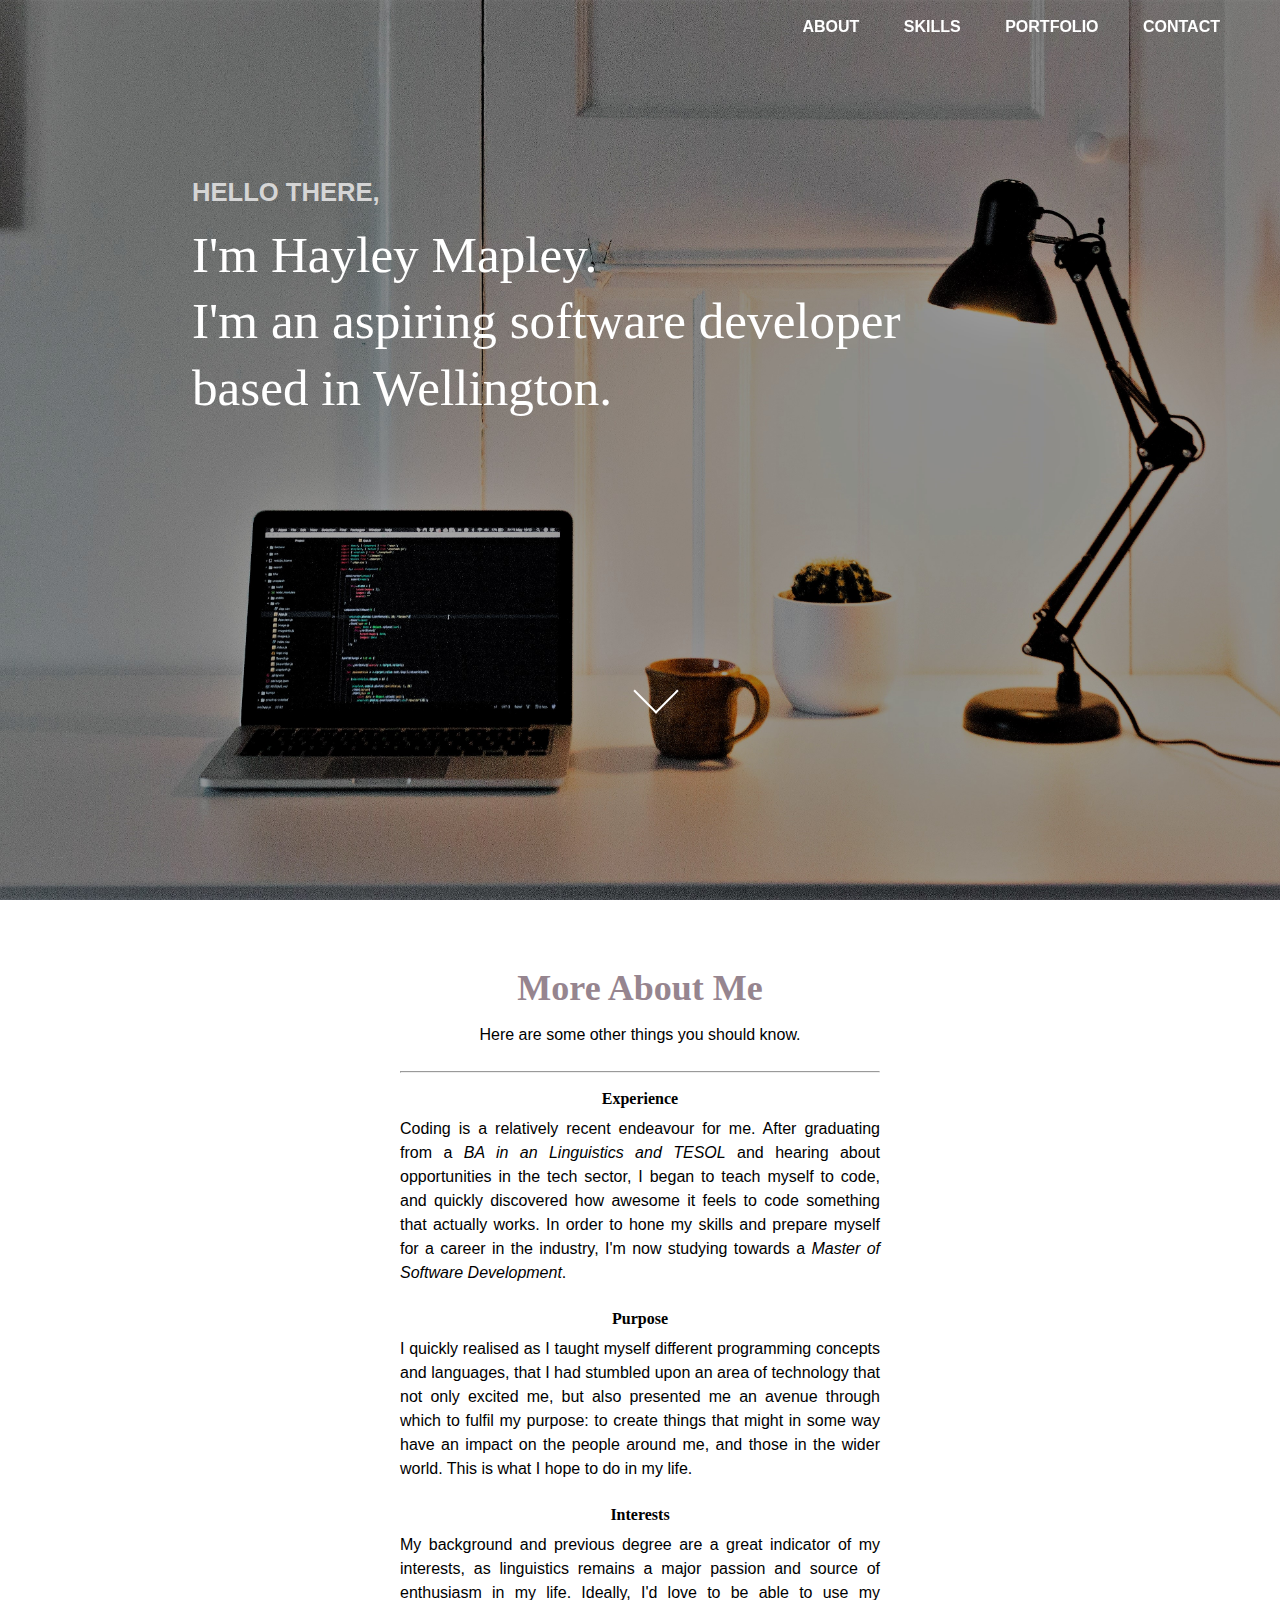
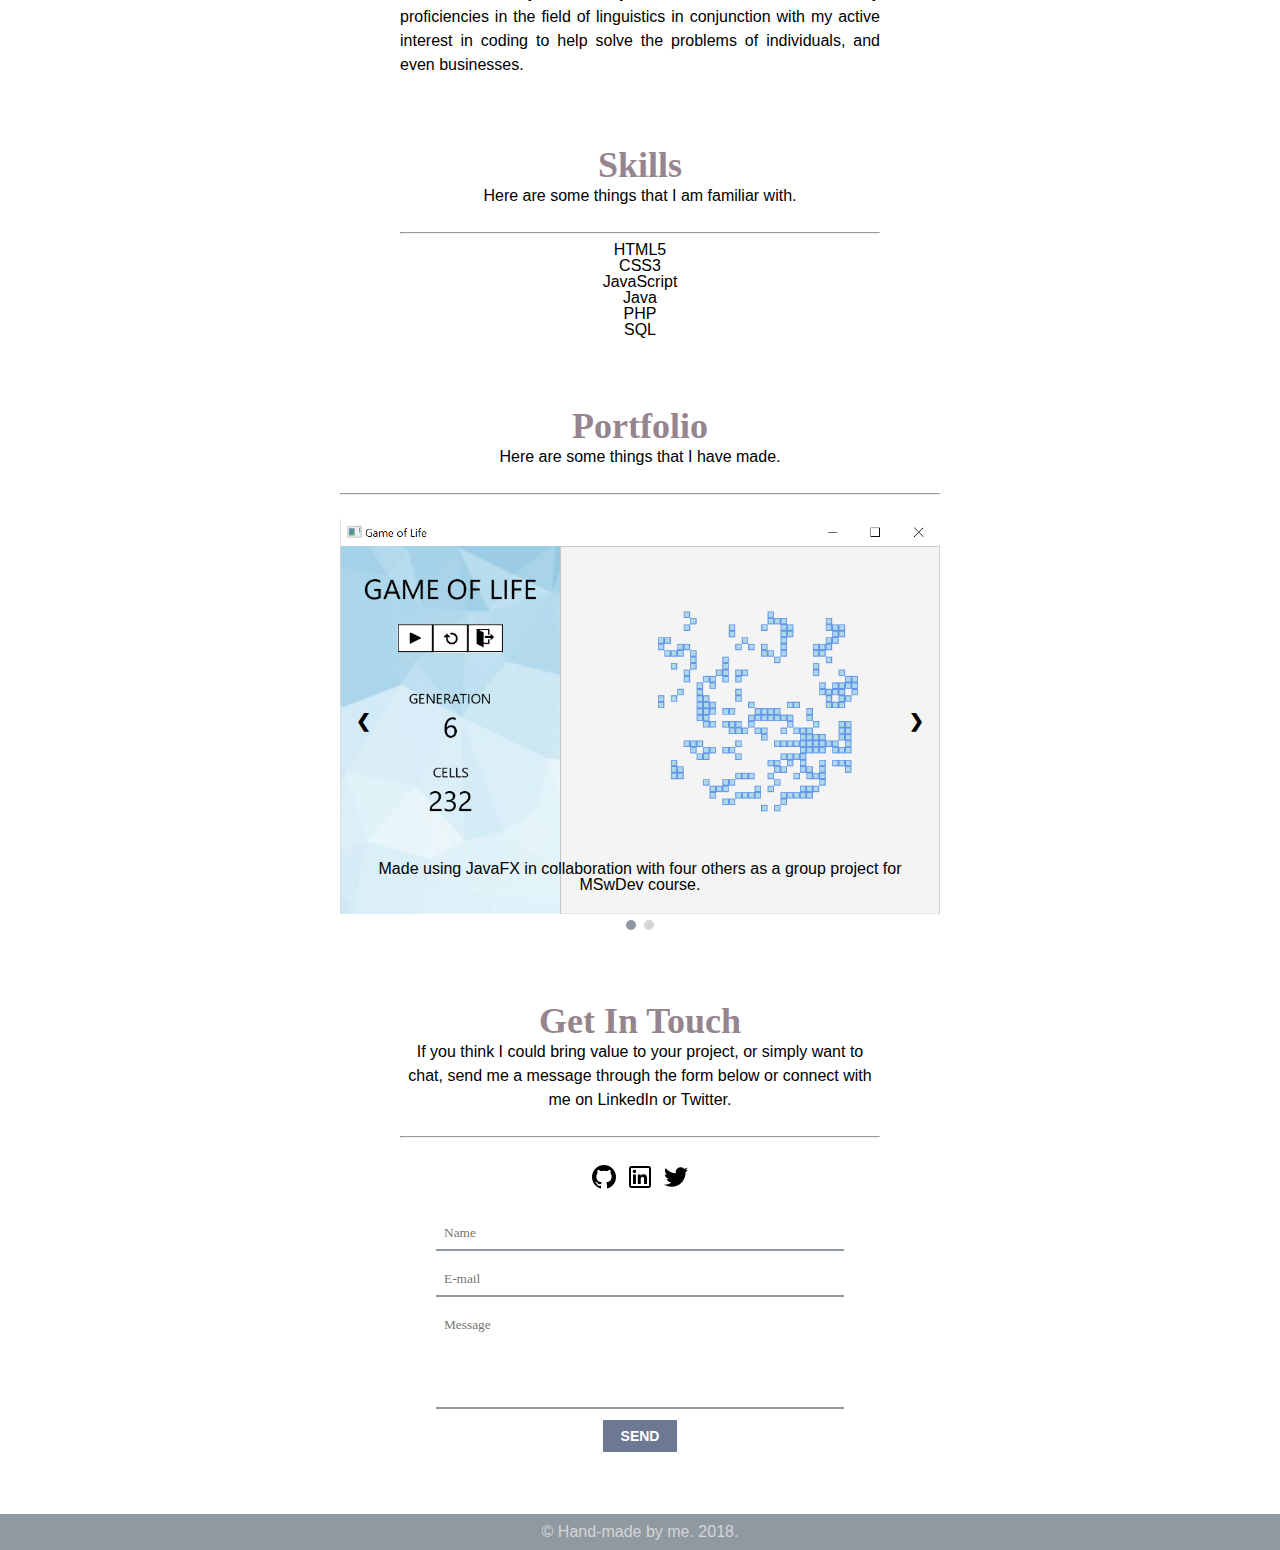
<file: PersonalWebsite/bin/index.html>
<!DOCTYPE html>
<html lang="en">
<head>
      <meta charset="UTF-8">
      <meta name="viewport" content="width=device-width, initial-scale=1.0">
      <meta http-equiv="X-UA-Compatible" content="ie=edge">
      <title>Hayley Mapley</title>
      <link rel="stylesheet" href="style.css">
      <link rel="stylesheet" href="https://maxcdn.bootstrapcdn.com/font-awesome/4.7.0/css/font-awesome.min.css">
      <script src="https://code.jquery.com/jquery-3.3.1.js"></script>
</head>
<body>
	<div class="wrapper">
	
		<!-- HEADER START -->
		<header>
			<nav>
				<div class="menu-icon">
					<i class="fa fa-bars fa-2x"></i>
				</div>
				<div class="logo"></div>
				<div class="menu">
					<ul>
						<li><a href="#about">About</a></li>
						<li><a href="#skills">Skills</a></li>
						<li><a href="#portfolio">Portfolio</a></li>
						<li><a href="#contact">Contact</a></li>
					</ul>
				</div>
			</nav>
			<div class="mid-left">
				<div id="hello">Hello there,</div><br />
				<div id="bannerhead">I'm Hayley Mapley.<br />
					I'm an aspiring software developer<br /> based in Wellington.
				</div>
			</div>
			<div class="bottom-mid">
				<a href="#about" type="button"><div class="arrow"></div></a>
			</div>
		</header>
		<!-- HEADER END -->
		
		<!-- ABOUT ME START -->
		<section id="about" class="align-center">
			<div class="element-container">
				<div class="element">
					<h2><span>More About Me</span></h2>
						<br />
						<p>
							Here are some other things you should know.
						</p>
						<br />
						<hr />
					<h3>Experience</h3>
						<p style="text-align:justify">
							Coding is a relatively recent endeavour for me. After graduating from a <em>BA
							in an Linguistics and TESOL</em> and hearing about opportunities in the tech
							sector, I began to teach myself to code, and quickly discovered how 
							awesome it feels to code something that actually works. In order to hone
							my skills and prepare myself for a career in the industry, I'm now studying 
							towards a <em>Master of Software Development</em>. 
						</p>
						<br />
					<h3>Purpose</h3>
						<p style="text-align:justify"> 
						I quickly realised as I taught myself different programming concepts and languages,
						that I had stumbled upon an area of technology that not only excited me, but also presented me an
						avenue through which to fulfil my purpose: to create things that might
						in some way have an impact on the people around me, and those in the wider world.
						This is what I hope to do in my life.				
						</p>
						<br />
					<h3>Interests</h3>
						<p style="text-align:justify">
							My background and previous degree are a great indicator of my interests, as
							linguistics remains a major passion and source of enthusiasm in my life. Ideally, I'd love 
							to be able to use my proficiencies in the field of linguistics in conjunction 
							with my active interest in coding to help solve the problems of individuals, 
							and even businesses.
						</p>
				</div>
			</div>
		</section>
		<!-- ABOUT ME END -->
		
		<!-- SKILLS START -->
		<section id="skills" class="align-center">
			<div class="element-container">
				<div class="element">
					<h2><span>Skills</span></h2>
						<p>
							Here are some things that I am familiar with.
						</p>
						<br />
						<hr />
							<ul>
								<li>HTML5<br />
								</li>
								<li>CSS3<br />
								</li>
								<li>JavaScript<br />
								</li>
								<li>Java<br />
								</li>
								<li>PHP<br />
								</li>
								<li>SQL<br />
								</li>
							</ul>
				</div>
			</div>
		</section>
		<!-- SKILLS END -->
		
		<!-- PORTFOLIO START -->
		<section id="portfolio">
			<div id="heading" class="align-center">
				<h2><span>Portfolio</span></h2>
					<p>
						Here are some things that I have made.
					</p>
				<br />
				<hr />
				<br />
			</div>
			<div class="slideshow-container">
				<div class="slides fade">
					<img src="images/conways.PNG" alt="Conway's Game of Life" style="width:100%">
					<div class="text">
						Made using JavaFX in collaboration with four others 
						as a group project for MSwDev course.
					</div>
				</div>
				<div class="slides fade">
					<img src="images/guessing.png" alt="Guessing Game" style="width: 100%">
					<div id="dark-bg" class="text">
						Made alone using JavaFX as part of an assignment for
						MSwDev coursework.
					</div>
				</div>
				<a class="prev" onclick="plusSlides(-1)">&#10094;</a>
				<a class="next" onclick="plusSlides(1)">&#10095;</a>
			</div>
			<div class="align-center">
				<span class="dot" onclick="currentSlide(1)"></span>
				<span class="dot" onclick="currentSlide(2)"></span>
			</div>
		</section>
		<!-- PORTFOLIO END -->
		
		<!-- CONTACT START -->
		<section id="contact" class="align-center">
			<div class="element-container">
				<div class="element">
					<h2><span>Get In Touch</span></h2>
					<p>
						If you think I could bring value to your project, or simply
						want to chat, send me a message through the form below or 
						connect with me on LinkedIn or Twitter.
					</p>
					<br />
					<hr />
					<div id="icons">
						<a href="https://github.com/hayleymapley/" target="_blank">
            			<img src="images/icons/github.png" alt="GitHub"></a>
            			<a href="https://www.linkedin.com/in/hayleymapley/" target="_blank">
						<img src="images/icons/linkedin.png" alt="LinkedIn"></a>
						<a href="https://twitter.com/hayleymapley" target="_blank">
						<img src="images/icons/twitter.png" alt="Twitter"></a>
					</div>
						<form action="mail.php" method="post">
							<input class="field" name="name" placeholder="Name" type="text" required><br />
							<input class="field" name="email" placeholder="E-mail" type="email" required><br />
                			<textarea class="field" name="message" placeholder="Message" required ></textarea><br />
                			<input class="submit button" name="newmessage" type="submit" value="SEND" />
            			</form>
        		</div>
			</div>
		</section>
		<!-- CONTACT END -->
		
		<!-- FOOTER START -->
		<section id="footer"  class="align-center">
			<div id="copyright">
				&copy; Hand-made by me. 2018.
			</div>
		</section>
		<!-- FOOTER END -->
	</div>
	
	<!-- Scripts -->
	<script src="https://ajax.googleapis.com/ajax/libs/jquery/3.3.1/jquery.min.js"></script>
	<script src="main.js"></script>
	
</body>
</html>
</file>
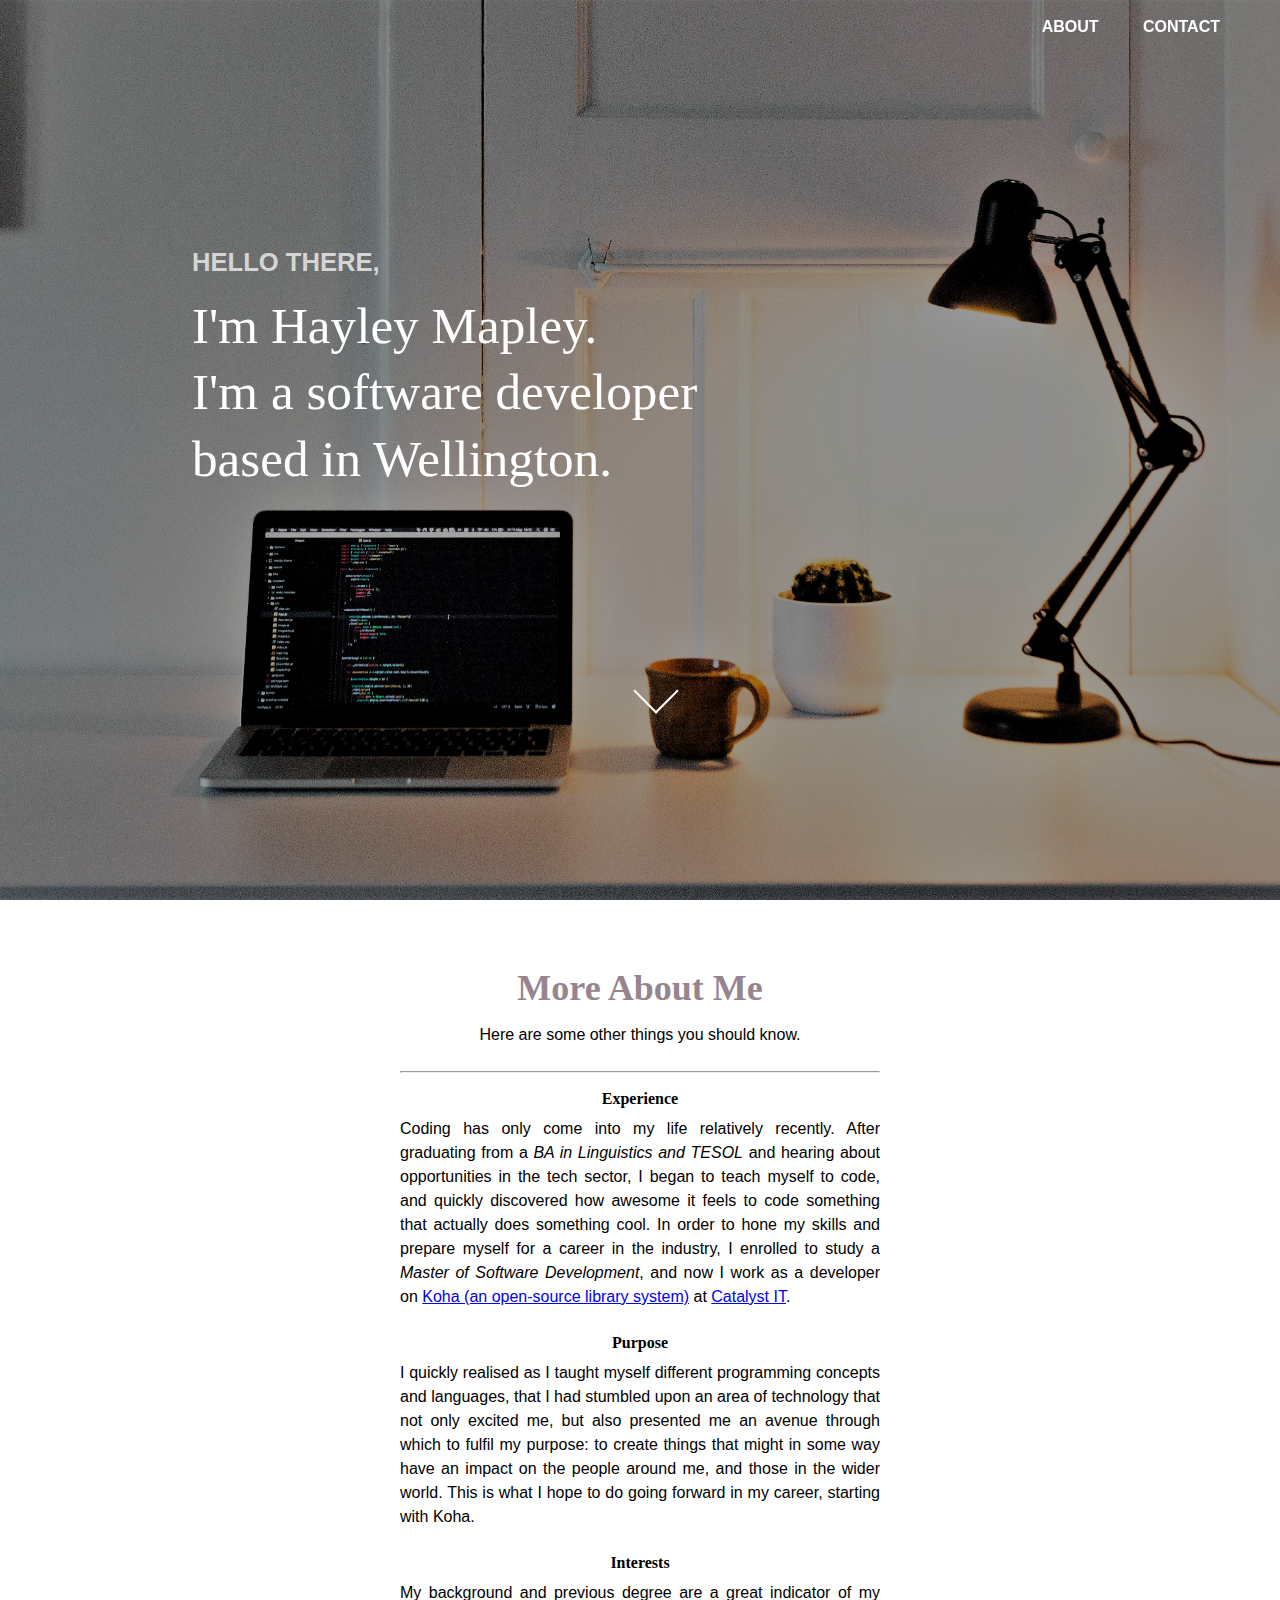
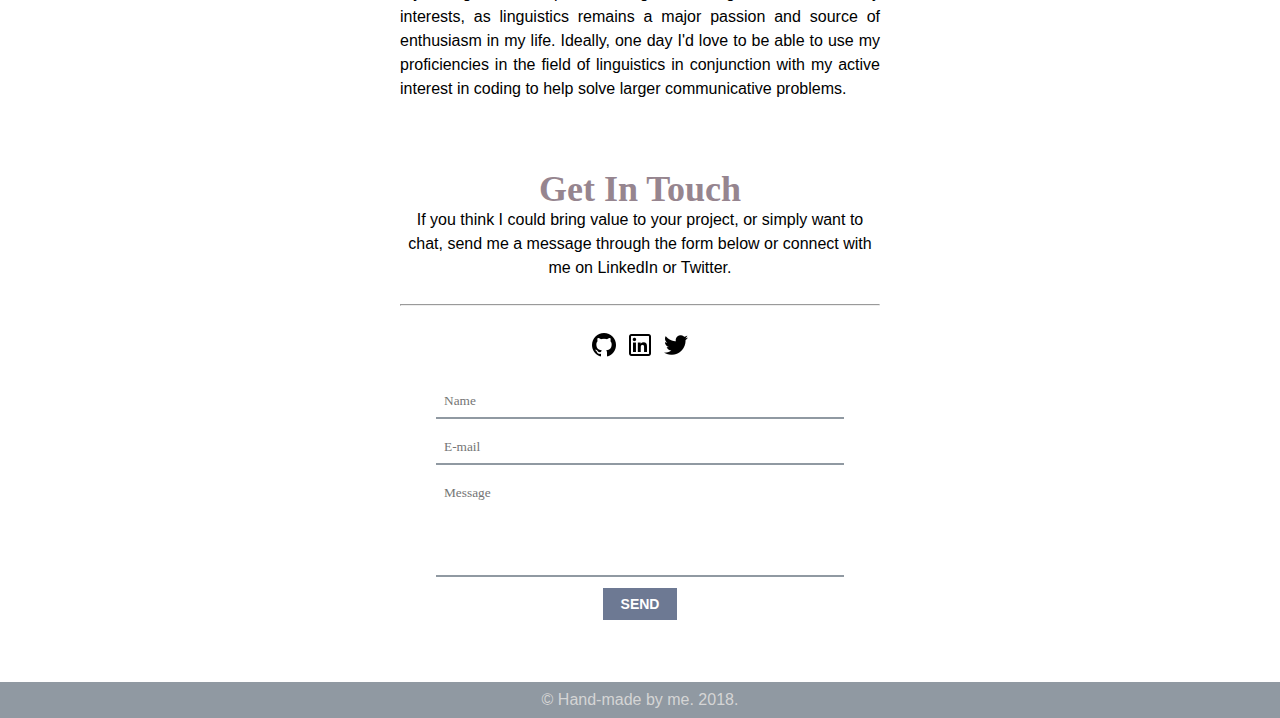
<file: PersonalWebsite/src/index.html>
<!DOCTYPE html>
<html lang="en">
<head>
      <meta charset="UTF-8">
      <meta name="viewport" content="width=device-width, initial-scale=1.0">
      <meta http-equiv="X-UA-Compatible" content="ie=edge">
      <title>Hayley Mapley</title>
      <link rel="stylesheet" href="style.css">
      <link rel="stylesheet" href="https://maxcdn.bootstrapcdn.com/font-awesome/4.7.0/css/font-awesome.min.css">
      <script src="https://code.jquery.com/jquery-3.3.1.js"></script>
</head>
<body>
    <div class="wrapper">
        <!-- HEADER START -->
        <header role="banner">
            <nav role="navigation">
	        <div class="menu-icon">
		    <i class="fa fa-bars fa-2x"></i>
		</div>
		<div class="logo"></div>
		<div class="menu">
		    <ul>
		        <li><a href="#about">About</a></li>
			<li><a href="#contact">Contact</a></li>
		    </ul>
		</div>
	    </nav>
	    <div class="mid-left">
		    <h2 id="hello">Hello there,</h2><br />
		    <p id="bannerhead">I'm Hayley Mapley.<br /> I'm a software developer<br /> based in Wellington.
	    </div>
	    <span class="bottom-mid">
	        <a href="#about" type="button"><div class="arrow"></div></a>
	    </span>
	</header>
	<!-- HEADER END -->

    <main role="main">
	<!-- ABOUT ME START -->
	<section id="about" class="align-center">
	    <div class="element-container">
	        <div class="element">
		    <h2><span>More About Me</span></h2>
		    <br />
		    <p>
		        Here are some other things you should know.
		    </p>
		    <br />
		    <hr />
		    <h3>Experience</h3>
		    <p style="text-align:justify">
		        Coding has only come into my life relatively recently. After graduating from a <em>BA in Linguistics and TESOL</em> and hearing about opportunities in the tech sector, I began to teach myself to code, and quickly discovered how awesome it feels to code something that actually does something cool. In order to hone my skills and prepare myself for a career in the industry, I enrolled to study a <em>Master of Software Development</em>, and now I work as a developer on <a href="https://koha-community.org/">Koha (an open-source library system)</a> at <a href="https://www.catalyst.net.nz/">Catalyst IT</a>. 
		    </p>
		    <br />
		    <h3>Purpose</h3>
		    <p style="text-align:justify"> 
		    I quickly realised as I taught myself different programming concepts and languages,	that I had stumbled upon an area of technology that not only excited me, but also presented me an avenue through which to fulfil my purpose: to create things that might in some way have an impact on the people around me, and those in the wider world. This is what I hope to do going forward in my career, starting with Koha.				
		    </p>
		    <br />
		    <h3>Interests</h3>
		    <p style="text-align:justify">
		        My background and previous degree are a great indicator of my interests, as linguistics remains a major passion and source of enthusiasm in my life. Ideally, one day I'd love to be able to use my proficiencies in the field of linguistics in conjunction with my active interest in coding to help solve larger communicative problems.
		    </p>
		</div>
	    </div>
	</section>
	<!-- ABOUT ME END -->
		
	<!-- PORTFOLIO START -->
	<!--<section id="portfolio">
		<div id="heading" class="align-center">
			<h2><span>Portfolio</span></h2>
			<p>
			Here are some things that I have made.
			</p>
			<br />
			<hr />
			<br />
		</div>
		<div class="slideshow-container">
			<div class="slides fade">
				<img src="images/conways.PNG" alt="Conway's Game of Life" style="width:100%">
				<div class="text">
					Made using JavaFX in collaboration with four others 
					as a group project for MSwDev course.
				</div>
			</div>
			<div class="slides fade">
				<img src="images/guessing.png" alt="Guessing Game" style="width: 100%">
				<div id="dark-bg" class="text">
					Made alone using JavaFX as part of an assignment for
					MSwDev coursework.
				</div>
			</div>
			<a class="prev" onclick="plusSlides(-1)">&#10094;</a>
			<a class="next" onclick="plusSlides(1)">&#10095;</a>
		</div>
		<div class="align-center">
			<span class="dot" onclick="currentSlide(1)"></span>
			<span class="dot" onclick="currentSlide(2)"></span>
		</div>
	</section>-->
	<!-- PORTFOLIO END -->
		
	<!-- CONTACT START -->
	<section id="contact" class="align-center">
	    <div class="element-container">
	        <div class="element">
		    <h2><span>Get In Touch</span></h2>
		    <p>
		        If you think I could bring value to your project, or simply
			want to chat, send me a message through the form below or 
			connect with me on LinkedIn or Twitter.
		    </p>
		    <br />
		    <hr />
		    <div id="icons">
		        <a href="https://github.com/hayleymapley/" target="_blank"><img src="images/icons/github.png" alt="GitHub"></a>
            		<a href="https://www.linkedin.com/in/hayleymapley/" target="_blank"><img src="images/icons/linkedin.png" alt="LinkedIn"></a>
			<a href="https://twitter.com/hayleymapley" target="_blank"><img src="images/icons/twitter.png" alt="Twitter"></a>
		    </div>
		    <form action="mail.php" method="post">
		        <input class="field" name="name" placeholder="Name" type="text" required><br />
			<input class="field" name="email" placeholder="E-mail" type="email" required><br />
                	<textarea class="field" name="message" placeholder="Message" required ></textarea><br />
                	<input class="submit button" name="newmessage" type="submit" value="SEND" />
            	    </form>
        	</div>
	    </div>
	</section>
	<!-- CONTACT END -->
    </main>

	<!-- FOOTER START -->
	<footer role="contentinfo" id="footer" class="align-center">
	    <div id="copyright">
	        &copy; Hand-made by me. 2018.
	    </div>
	</footer>
	<!-- FOOTER END -->
    </div>
	
    <!-- Scripts -->
        <script src="https://ajax.googleapis.com/ajax/libs/jquery/3.3.1/jquery.min.js"></script>
	<script src="main.js"></script>
	
</body>
</html>
</file>
<file: PersonalWebsite/bin/style.css>
/*RESET*/
html, body, div, span, applet, object, iframe, h1, h2, h3, h4, h5, h6, p, blockquote, pre, a, abbr, acronym, address, big, cite, code, del, dfn, em, font, img, ins, kbd, q, s, samp, small, strike, strong, sub, sup, tt, var, b, u, i, center, dl, dt, dd, ol, ul, li, fieldset, form, label, legend, table, caption, tbody, tfoot, thead, tr, th, td {margin:0; padding:0; border:0; outline:0; font-size:100%; vertical-align:baseline; background:transparent;} body {line-height: 1;}ol, ul{list-style:none;} blockquote, q{quotes:none;} blockquote:before, blockquote:after, q:before, q:after{content:'';content:none;} :focus{outline:0;} ins{text-decoration:none;} del{text-decoration:line-through;} table{border-collapse:collapse; border-spacing:0;}

*{box-sizing:border-box}

html, body {
      width: 100%;
}
 
body {
      font-family: 'Open Sans', sans-serif;
      font-weight: lighter;
}
 
header {
      width: 100%;
      height: 100vh;
      background: url(images/banner.jpg) no-repeat 50% 50%;
      background-size: cover;
}

h1, h2, h3 {
		font-family: Cardo;
}

h2 {
	padding-top:70px;
	font-size: 36px;
	color: #96858F;
	margin-bottom: 1px;	
}
	
h3 {
	padding: 10px;
}
	
p {
	line-height: 1.5;
}
	
ul {
	list-style-type: none;
}
 
.content {
      width: 94%;
      margin: 4em auto;
      font-size: 20px;
      line-height: 30px;
      text-align: justify;
}

.align-center {
		text-align: center;
	}
 
/*.logo {
      position: fixed;
      float: left;
      margin: 16px 46px;
      width: 50%;
      height:50%;
      background: url(images/logo.png) no-repeat 50% 50%;
}*/

/* BUTTONS
*/
	.button {
		background-color: #6D7993;
		border: 2px solid white;
		color: white;
		padding: 8px 18px;
		text-align: center;
		text-transform: uppercase;
		font-weight: 700;
		text-decoration: none;
		display: inline-block;
		font-size: 14px;
		font-family: 'Open Sans', sans-serif;
	}
	
	button:focus {
		outline-color: #9099A2;
	}

/*
ELEMENT CONTAINER
*/
	.element-container {
		position: relative;
		width: 100%;
		max-width: 600px;
		margin: 0px auto;
	}

	.element {
		width: 80%;
		max-width: 600px;
		height: auto;
		margin-left: 10%;
	}

/*
NAV
*/
nav {
      position: fixed;
      width: 100%;
      line-height: 50px;
      z-index: 9999;
}
 
nav ul {
      line-height: 50px;
      list-style: none;
      background: rgba(0, 0, 0, 0);
      overflow: hidden;
      color: #fff;
      padding: 0;
      text-align: right;
      margin: 0;
      padding-right: 40px;
      transition: 1s;
      text-transform: uppercase;
      font-weight: 600;
}
 
nav.black ul {
      background-color: rgba(109, 121, 147, 1);
}
 
nav ul li {
      display: inline-block;
      padding: 2px 20px;
}
 
nav ul li a {
      text-decoration: none;
      color: #fff;
      font-size: 16px;
}
 
.menu-icon {
      line-height: 60px;
      width: 100%;
      background-color: rgba(109, 121, 147, 1);
      text-align: right;
      box-sizing: border-box;
      padding: 15px 24px;
      cursor: pointer;
      color: #fff;
      display: none;
}

/*POSITIONS*/
	.mid-left {
		position: absolute;
		top: 20%;
		left: 15%;
	}

	.bottom-left {
		position: absolute;
		bottom: 25%;
		left: 15%;
	}
	
	.top-left {
		position: absolute;
		top: 5%;
		left: 5%;
	}
	
	.bottom-mid {
		position: absolute;
		top: 75%;
		left: 50%;
	}
 
#bannerhead {
		font-size: 4vw;
		font-family: Cardo;
		color: white;
		line-height: 1.3;
	}

#hello {
		font-family: 'Open Sans', sans-serif;
    	text-transform: uppercase;
    	font-size: 2vw;
    	font-weight: 550;
    	color: #D5D5D5;
	}
	
/*ARROW*/
	.arrow {
		box-sizing: border-box;
		height: 2.5vw;
		width: 2.5vw;
		border-style: solid;
		border-color: white;
		border-width: 0px 2px 2px 0px;
		transform: rotate(45deg);
		transition: border-width 150ms ease-in-out;
	}
	
	.arrow:hover {
		border-bottom-width: 4px;
		border-right-width: 4px;
	}
	
	.arrow-container {
		display: flex;
		align-items: center;
		justify-content: center;
		background-color: #0e242d;
		height: 100vh;
	}	
	
/*
PORTFOLIO
*/
	#heading {
		max-width: 600px;
		width: 80%;
		margin: auto;
	}
	
	.slideshow-container {
		max-width: 600px;
		width: 80%;
		position: relative;
		margin: auto;
	}
	
	.slides {
		display: none;
	}
	
	.prev, .next {
		cursor: pointer;
		position: absolute;
		top: 50%;
		width: auto;
		margin-top: -22px;
		padding: 16px;
		font-weight: bold;
		font-size: 18px;
		transition: 0.6s ease;
		border-radius: 0 3px 3px 0;
	}
	
	.next {
		right: 0;
		border-radius: 3px 0 0 3px;
	}
		
	.prev:hover, .next:hover {
		background-color: rgba(109, 121, 147, 0.8);
	}
	
	.text {
		font-size: 16px;
		padding: 16px 32px;
		position: absolute;
		bottom: 8px;
		width: 100%;
		text-align:center;
	}
	
	#dark-bg {
		color: white;
	}
	
	.dot {
		cursor: pointer;
		height: 10px;
		width: 10px;
		margin: 0 2px;
		background-color: #D5D5D5;
		border-radius: 50%;
		display: inline-block;
		transition: background-color 0.6s ease;
	}
	
	.active, .dot:hover {
		background-color: #9099A2;
	}
	
	.fade {
		-webkit-animation-name: fade;
		-webkit-animation-duration: 1.5s;
		animation-name: fade;
		animation-duration: 1.5s;
	}
	
	@-webkit-keyframes fade {
  		from {opacity: .4} 
  		to {opacity: 1}
	}

	@keyframes fade {
  		from {opacity: .4} 
 		to {opacity: 1}
	}
	
/*
CONTACT
*/
	
	#icons {
		padding: 15px;
	}
	
	#contact .field {
		width: 85%;
		font-family: Georgia;
		padding: 8px;
		margin: 6px;
		box-sizing: border-box;
		border: none;
		border-bottom: 2px solid #9099A2;
		outline-color: #96858F;
	}
	
	#contact textarea {
		resize: none;
		height: 100px;
	}
	
/*
FOOTER
*/
	#copyright {
		padding: 10px;
		color: #D5D5D5;
	}
	
	#footer {
		margin-top: 60px;
		background-color: #9099A2;
	}	
 
@media(max-width: 786px) {
 
      .logo {
            position: fixed;
            top: 0;
            margin-top: 10px;
      }
 
      nav ul {
            max-height: 0px;
            background-color: rgba(109, 121, 147, 0.8);
      }
 
      nav.black ul {
            background-color: rgba(109, 121, 147, 0.8);
      }
 
      .showing {
            max-height: 34em;
      }
 
      nav ul li {
            box-sizing: border-box;
            width: 100%;
            padding: 12px;
            text-align: center;
      }
 
      .menu-icon {
            display: block;
            height: 72px;
      }
 
}
</file>
<file: PersonalWebsite/src/style.css>
/*RESET*/
html, body, div, span, applet, object, iframe, h1, h2, h3, h4, h5, h6, p, blockquote, pre, a, abbr, acronym, address, big, cite, code, del, dfn, em, font, img, ins, kbd, q, s, samp, small, strike, strong, sub, sup, tt, var, b, u, i, center, dl, dt, dd, ol, ul, li, fieldset, form, label, legend, table, caption, tbody, tfoot, thead, tr, th, td {margin:0; padding:0; border:0; outline:0; font-size:100%; vertical-align:baseline; background:transparent;} body {line-height: 1;}ol, ul{list-style:none;} blockquote, q{quotes:none;} blockquote:before, blockquote:after, q:before, q:after{content:'';content:none;} :focus{outline:0;} ins{text-decoration:none;} del{text-decoration:line-through;} table{border-collapse:collapse; border-spacing:0;}

*{box-sizing:border-box}

html, body {
      width: 100%;
}
 
body {
      font-family: 'Open Sans', sans-serif;
      font-weight: lighter;
}
 
header {
      width: 100%;
      height: 100vh;
      background: url(images/banner.jpg) no-repeat 50% 50%;
      background-size: cover;
}

h1, h2, h3 {
		font-family: Cardo;
}

h2 {
	padding-top:70px;
	font-size: 36px;
	color: #96858F;
	margin-bottom: 1px;	
}
	
h3 {
	padding: 10px;
}
	
p {
	line-height: 1.5;
}
	
ul {
	list-style-type: none;
}
 
.content {
      width: 94%;
      margin: 4em auto;
      font-size: 20px;
      line-height: 30px;
      text-align: justify;
}

.align-center {
		text-align: center;
	}
 
/*.logo {
      position: fixed;
      float: left;
      margin: 16px 46px;
      width: 50%;
      height:50%;
      background: url(images/logo.png) no-repeat 50% 50%;
}*/

/* BUTTONS
*/
	.button {
		background-color: #6D7993;
		border: 2px solid white;
		color: white;
		padding: 8px 18px;
		text-align: center;
		text-transform: uppercase;
		font-weight: 700;
		text-decoration: none;
		display: inline-block;
		font-size: 14px;
		font-family: 'Open Sans', sans-serif;
	}
	
	button:focus {
		outline-color: #9099A2;
	}

/*
ELEMENT CONTAINER
*/
	.element-container {
		position: relative;
		width: 100%;
		max-width: 600px;
		margin: 0px auto;
	}

	.element {
		width: 80%;
		max-width: 600px;
		height: auto;
		margin-left: 10%;
	}

/*
NAV
*/
nav {
      position: fixed;
      width: 100%;
      line-height: 50px;
      z-index: 9999;
}
 
nav ul {
      line-height: 50px;
      list-style: none;
      background: rgba(0, 0, 0, 0);
      overflow: hidden;
      color: #fff;
      padding: 0;
      text-align: right;
      margin: 0;
      padding-right: 40px;
      transition: 1s;
      text-transform: uppercase;
      font-weight: 600;
}
 
nav.black ul {
      background-color: rgba(109, 121, 147, 1);
}
 
nav ul li {
      display: inline-block;
      padding: 2px 20px;
}
 
nav ul li a {
      text-decoration: none;
      color: #fff;
      font-size: 16px;
}
 
.menu-icon {
      line-height: 60px;
      width: 100%;
      background-color: rgba(109, 121, 147, 1);
      text-align: right;
      box-sizing: border-box;
      padding: 15px 24px;
      cursor: pointer;
      color: #fff;
      display: none;
}

/*POSITIONS*/
	.mid-left {
		position: absolute;
		top: 20%;
		left: 15%;
	}

	.bottom-left {
		position: absolute;
		bottom: 25%;
		left: 15%;
	}
	
	.top-left {
		position: absolute;
		top: 5%;
		left: 5%;
	}
	
	.bottom-mid {
		position: absolute;
		top: 75%;
		left: 50%;
	}
 
#bannerhead {
		font-size: 4vw;
		font-family: Cardo;
		color: white;
		line-height: 1.3;
	}

#hello {
		font-family: 'Open Sans', sans-serif;
    	text-transform: uppercase;
    	font-size: 2vw;
    	font-weight: 550;
    	color: #D5D5D5;
	}
	
/*ARROW*/
	.arrow {
		box-sizing: border-box;
		height: 2.5vw;
		width: 2.5vw;
		border-style: solid;
		border-color: white;
		border-width: 0px 2px 2px 0px;
		transform: rotate(45deg);
		transition: border-width 150ms ease-in-out;
	}
	
	.arrow:hover {
		border-bottom-width: 4px;
		border-right-width: 4px;
	}
	
	.arrow-container {
		display: flex;
		align-items: center;
		justify-content: center;
		background-color: #0e242d;
		height: 100vh;
	}	
	
/*
PORTFOLIO
*/
	#heading {
		max-width: 600px;
		width: 80%;
		margin: auto;
	}
	
	.slideshow-container {
		max-width: 600px;
		width: 80%;
		position: relative;
		margin: auto;
	}
	
	.slides {
		display: none;
	}
	
	.prev, .next {
		cursor: pointer;
		position: absolute;
		top: 50%;
		width: auto;
		margin-top: -22px;
		padding: 16px;
		font-weight: bold;
		font-size: 18px;
		transition: 0.6s ease;
		border-radius: 0 3px 3px 0;
	}
	
	.next {
		right: 0;
		border-radius: 3px 0 0 3px;
	}
		
	.prev:hover, .next:hover {
		background-color: rgba(109, 121, 147, 0.8);
	}
	
	.text {
		font-size: 16px;
		padding: 16px 32px;
		position: absolute;
		bottom: 8px;
		width: 100%;
		text-align:center;
	}
	
	#dark-bg {
		color: white;
	}
	
	.dot {
		cursor: pointer;
		height: 10px;
		width: 10px;
		margin: 0 2px;
		background-color: #D5D5D5;
		border-radius: 50%;
		display: inline-block;
		transition: background-color 0.6s ease;
	}
	
	.active, .dot:hover {
		background-color: #9099A2;
	}
	
	.fade {
		-webkit-animation-name: fade;
		-webkit-animation-duration: 1.5s;
		animation-name: fade;
		animation-duration: 1.5s;
	}
	
	@-webkit-keyframes fade {
  		from {opacity: .4} 
  		to {opacity: 1}
	}

	@keyframes fade {
  		from {opacity: .4} 
 		to {opacity: 1}
	}
	
/*
CONTACT
*/
	
	#icons {
		padding: 15px;
	}
	
	#contact .field {
		width: 85%;
		font-family: Georgia;
		padding: 8px;
		margin: 6px;
		box-sizing: border-box;
		border: none;
		border-bottom: 2px solid #9099A2;
		outline-color: #96858F;
	}
	
	#contact textarea {
		resize: none;
		height: 100px;
	}
	
/*
FOOTER
*/
	#copyright {
		padding: 10px;
		color: #D5D5D5;
	}
	
	#footer {
		margin-top: 60px;
		background-color: #9099A2;
	}	
 
@media(max-width: 786px) {
 
      .logo {
            position: fixed;
            top: 0;
            margin-top: 10px;
      }
 
      nav ul {
            max-height: 0px;
            background-color: rgba(109, 121, 147, 0.8);
      }
 
      nav.black ul {
            background-color: rgba(109, 121, 147, 0.8);
      }
 
      .showing {
            max-height: 34em;
      }
 
      nav ul li {
            box-sizing: border-box;
            width: 100%;
            padding: 12px;
            text-align: center;
      }
 
      .menu-icon {
            display: block;
            height: 72px;
      }
 
}
</file>
